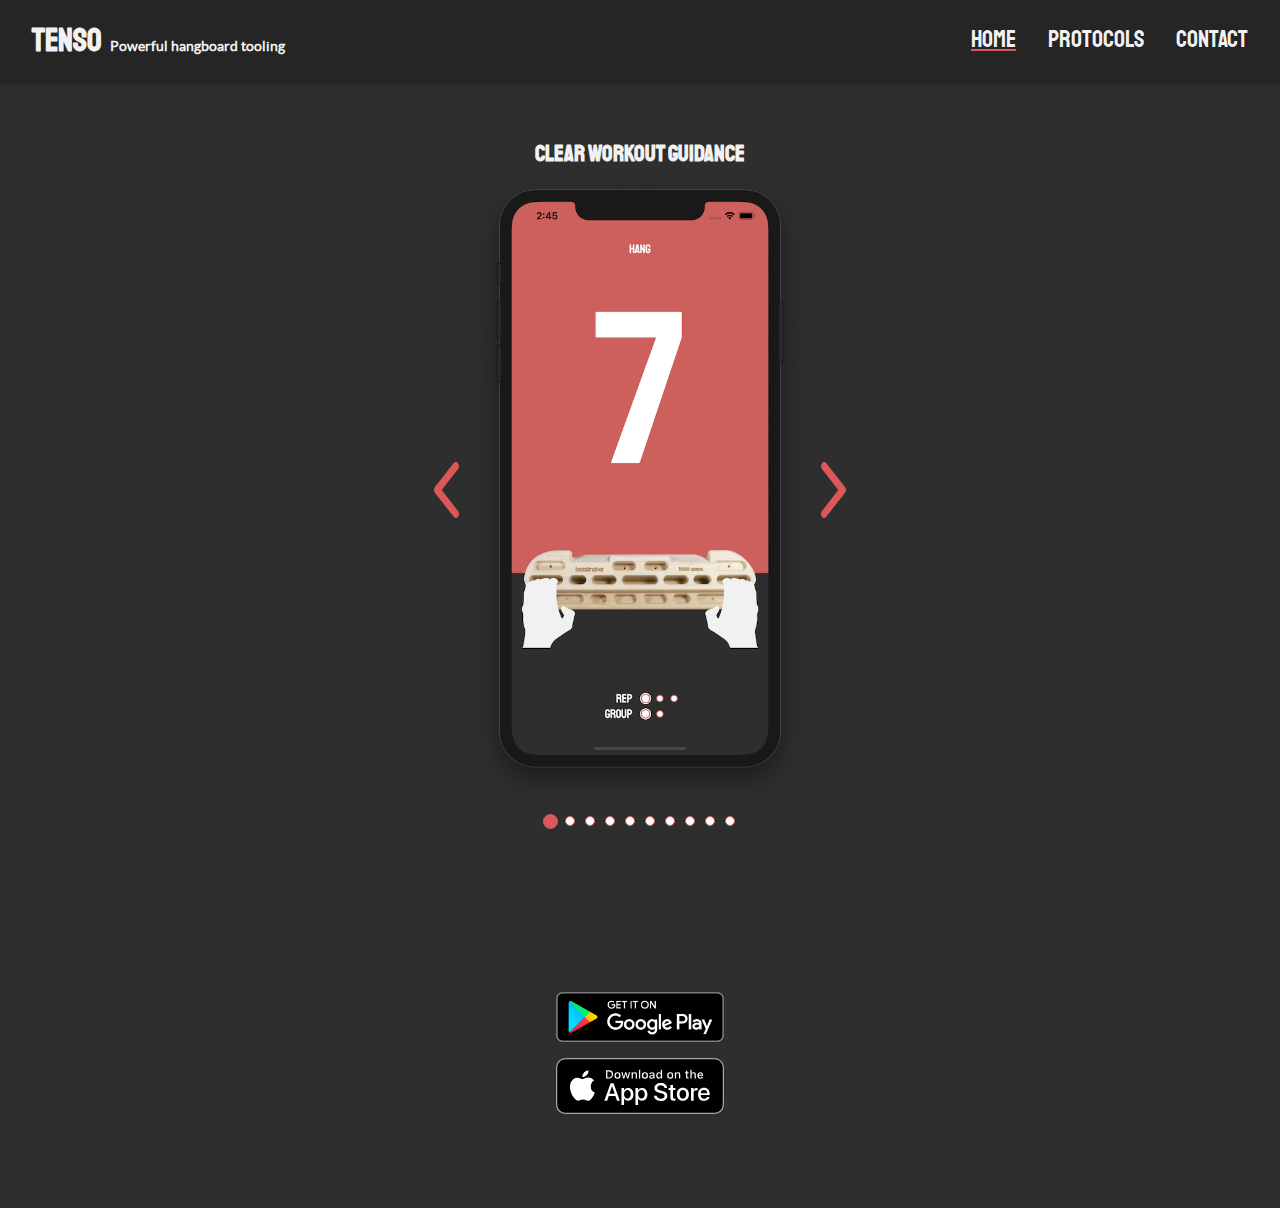
<file: index.html>
<!--
    
    Author:
    https://laurens.codes

    -->

<!DOCTYPE html>
<html lang="en">
  <head>
    <meta charset="utf-8" />
    <meta name="author" content="Laurens Dewaele" />
    <meta name="description" content="Tenso landing page" />
    <meta name="keywords" content="tenso, hangboard, mobile app" />
    <meta name="theme-color" content="" />
    <meta name="color-scheme" content="normal" />
    <meta name="robots" content="index,follow" />
    <title>Tenso</title>
    <meta name="viewport" content="width=device-width, initial-scale=1" />
    <link rel="icon" type="image/png" href="./assets/images/favicon.png" />
    <link href="./assets/styles/style.css" rel="stylesheet" type="text/css" />
    <script
      async
      src="https://www.googletagmanager.com/gtag/js?id=G-YDRMPDMHZZ"
    ></script>
    <script>
      window.dataLayer = window.dataLayer || [];
      function gtag() {
        dataLayer.push(arguments);
      }
      gtag("js", new Date());

      gtag("config", "G-YDRMPDMHZZ");
    </script>
    <script>
      const loadMenuToggle = () => {
        const mobileIconContainer = document.getElementById(
          "mobile-icon-container"
        );
        const hamburgerIcon = document.getElementById("hamburger-icon");
        const closeIcon = document.getElementById("close-icon");
        const mobileMenu = document.getElementById("mobile-menu");
        const toggle = () => {
          hamburgerIcon.classList.toggle("hide");
          closeIcon.classList.toggle("reveal");
          mobileMenu.classList.toggle("open");
        };
        mobileIconContainer.addEventListener("click", toggle);
      };
    </script>
    <script>
      const loadImageTransitions = () => {
        const image = document.getElementById("image");
        const images = {
          1: "./assets/images/screenshots/1.png",
          2: "./assets/images/screenshots/2.png",
          3: "./assets/images/screenshots/3.png",
          4: "./assets/images/screenshots/4.png",
          5: "./assets/images/screenshots/5.png",
          6: "./assets/images/screenshots/6.png",
          7: "./assets/images/screenshots/7.png",
          8: "./assets/images/screenshots/8.png",
          9: "./assets/images/screenshots/9.png",
          10: "./assets/images/screenshots/10.png"
        };
        const header = document.getElementById("header");
        const headers = {
          1: "clear workout guidance",
          2: "multiple board support",
          3: "variable rest timer",
          4: "intuitive grip and hold selection",
          5: "advanced variable entry",
          6: "ability to adjust hung values",
          7: "calendar overview",
          8: "advanced stats",
          9: "proper workout overview",
          10: "create your own board"
        };
        const imageIndicatorRow = document.getElementsByClassName(
          "image-indicator-row"
        )[0];
        const imageIndicatorChecked = document.getElementsByClassName(
          "circle-checked"
        )[0];
        const imageIndicatorUnchecked = document.getElementsByClassName(
          "circle-unchecked"
        )[0];

        const setImageIndicator = no => {
          while (imageIndicatorRow.firstChild) {
            imageIndicatorRow.removeChild(imageIndicatorRow.lastChild);
          }
          for (let imagesKey in images) {
            const uncheckedClone = imageIndicatorUnchecked.cloneNode(true);
            const checkedClone = imageIndicatorChecked.cloneNode(true);

            if (parseInt(imagesKey) === no) {
              const imageIndicatorContainer = document.createElement("div");
              imageIndicatorContainer.className = "image-indicator-container";
              imageIndicatorContainer.appendChild(checkedClone);
              imageIndicatorRow.appendChild(imageIndicatorContainer);
            } else {
              const imageIndicatorContainer = document.createElement("div");
              imageIndicatorContainer.className = "image-indicator-container";
              imageIndicatorContainer.appendChild(uncheckedClone);
              imageIndicatorRow.appendChild(imageIndicatorContainer);
            }
          }
        };

        let currentImage = 1;
        let currentHeader = 1;
        setImageIndicator(1);
        const lastImage = Object.keys(images).length;
        const lastHeader = Object.keys(headers).length;

        const setImage = no => {
          image.src = images[no];
        };

        const setHeader = no => {
          header.innerText = headers[no];
        };

        const previousImage = () => {
          if (currentImage === 1) {
            currentImage = lastImage;
            currentHeader = lastHeader;
          } else {
            currentImage--;
            currentHeader--;
          }
          setImageIndicator(currentImage);
          setImage(currentImage);
          setHeader(currentHeader);
        };

        const nextImage = () => {
          if (currentImage === lastImage) {
            currentImage = 1;
            currentHeader = 1;
          } else {
            currentImage++;
            currentHeader++;
          }
          setImageIndicator(currentImage);
          setImage(currentImage);
          setHeader(currentHeader);
        };

        const leftArrow = document.getElementById("left-arrow");
        const rightArrow = document.getElementById("right-arrow");

        leftArrow.addEventListener("click", previousImage);
        rightArrow.addEventListener("click", nextImage);

        document.addEventListener("touchstart", handleTouchStart, false);
        document.addEventListener("touchmove", handleTouchMove, false);

        let xDown = null;
        let yDown = null;

        function getTouches(evt) {
          return (
            evt.touches || evt.originalEvent.touches // browser API
          ); // jQuery
        }

        function handleTouchStart(evt) {
          const firstTouch = getTouches(evt)[0];
          xDown = firstTouch.clientX;
          yDown = firstTouch.clientY;
        }

        function handleTouchMove(evt) {
          if (!xDown || !yDown) {
            return;
          }

          let xUp = evt.touches[0].clientX;
          let yUp = evt.touches[0].clientY;

          let xDiff = xDown - xUp;
          let yDiff = yDown - yUp;

          if (Math.abs(xDiff) > Math.abs(yDiff)) {
            if (xDiff > 0) {
              previousImage();
            } else {
              nextImage();
            }
          }

          xDown = null;
          yDown = null;
        }

        document.addEventListener("keydown", e => {
          if (e.code === "ArrowLeft") {
            previousImage();
          }

          if (e.code === "ArrowRight") {
            nextImage();
          }
        });

        const imageSources = Object.values(images);
        imageSources.shift();
        imageSources.forEach(src => {
          const preload = new Image();
          preload.src = src;
        });
      };

      const load = () => {
        loadMenuToggle();
        loadImageTransitions();
      };

      window.onload = load;
    </script>
    <style>
      #index-main > * {
        user-select: none;
      }

      #index-main {
        height: 90vh;
      }

      h3 {
        font-family: "Staatliches", cursive;
        color: var(--lightest-gray);
        margin: 0;
        font-size: 1.45rem;
      }

      .description-container {
        display: flex;
        justify-self: center;
        align-items: center;
      }

      .image-container {
        height: 80%;
        display: flex;
        flex-direction: row;
        align-items: center;
        justify-content: center;
      }

      .image-indicator-row {
        display: flex;
        flex-direction: row;
        justify-content: center;
        align-items: center;
      }

      .image-indicator-container {
        height: 15px;
        width: 20px;
        display: flex;
        justify-content: center;
        align-items: center;
      }

      #left-arrow {
        margin-left: 0.5rem;
      }

      img {
        max-width: 100%;
        max-height: 100%;
      }

      #right-arrow {
        margin-right: 0.5rem;
      }

      footer {
        margin-bottom: 10vh;
        margin-top: 10vh;
      }

      #google-play {
        width: 12rem;
      }

      #app-store {
        width: 10.5rem;
      }

      @media only screen and (max-width: 700px) {
        #image {
          max-width: 85%;
        }

        #desktop-nav {
          display: none;
        }

        #mobile-icon-container {
          display: flex;
        }

        #left-arrow,
        #right-arrow {
          height: 2rem;
        }

        h3 {
          font-size: 1.2rem;
        }
      }

      @media only screen and (min-width: 701px) {
        #mobile-nav {
          display: none;
        }

        #mobile-icon-container {
          display: none;
        }
      }
    </style>
  </head>
  <body>
    <div id="mobile-icon-container">
      <svg
        id="hamburger-icon"
        width="20"
        height="20"
        viewBox="0 0 20 20"
        fill="none"
        xmlns="http://www.w3.org/2000/svg"
      >
        <rect width="20" height="2" rx="1" fill="#DC5858" />
        <rect y="9" width="20" height="2" rx="1" fill="#DC5858" />
        <rect y="18" width="20" height="2" rx="1" fill="#DC5858" />
      </svg>
      <svg
        id="close-icon"
        width="20"
        height="20"
        viewBox="0 0 20 20"
        fill="none"
        xmlns="http://www.w3.org/2000/svg"
      >
        <rect
          width="25.9628"
          height="2.16357"
          rx="1.08178"
          transform="matrix(0.704904 0.709303 -0.704904 0.709303 1.69824 0)"
          fill="#DC5858"
        />
        <rect
          width="25.9628"
          height="2.16357"
          rx="1.08178"
          transform="matrix(0.704904 -0.709303 0.704904 0.709302 0 18.4654)"
          fill="#DC5858"
        />
      </svg>
    </div>
    <nav role="navigation" id="mobile-nav">
      <h1><a href="./index.html">Tenso</a></h1>
      <ul id="mobile-menu">
        <li><a href="./index.html" class="nav-underline">home</a></li>
        <li><a href="./protocols.html">protocols</a></li>
        <li>
          <a href="mailto:hello.tenso.app@gmail.com">contact</a>
        </li>
      </ul>
    </nav>
    <nav role="navigation" id="desktop-nav">
      <div class="title-container">
        <h1><a href="./index.html">Tenso</a></h1>
        <h2>Powerful hangboard tooling</h2>
      </div>
      <ul>
        <li><a href="./index.html" class="nav-underline">home</a></li>
        <li><a href="./protocols.html">protocols</a></li>
        <li>
          <a href="mailto:hello.tenso.app@gmail.com">contact</a>
        </li>
      </ul>
    </nav>
    <main id="index-main">
      <div class="description-container">
        <h3 id="header">Clear workout guidance</h3>
      </div>
      <div class="image-container">
        <svg
          id="left-arrow"
          width="25"
          height="56"
          viewBox="0 0 25 56"
          fill="none"
          xmlns="http://www.w3.org/2000/svg"
        >
          <path
            d="M24.0466 6.91953C25.2709 5.39054 25.3179 2.85001 24.1514 1.24511C22.985 -0.35979 21.0468 -0.421325 19.8224 1.10767C19.8224 1.10767 0.928398 25.0683 0.876865 25.1379C-0.330596 26.7937 -0.285436 29.419 0.977733 31.0017L19.8223 54.8877C21.0447 56.4194 22.9829 56.3621 24.1514 54.7597C25.3199 53.1574 25.2762 50.6168 24.0538 49.0851L7.94119 28.3088C7.80135 28.1285 7.80132 27.8764 7.94112 27.696L24.0466 6.91953Z"
            fill="#DC5858"
          />
        </svg>
        <img
          id="image"
          src="./assets/images/screenshots/1.png"
          alt="app screenshot"
        />
        <svg
          id="right-arrow"
          width="25"
          height="56"
          viewBox="0 0 25 56"
          fill="none"
          xmlns="http://www.w3.org/2000/svg"
        >
          <path
            d="M0.953432 49.0805C-0.270941 50.6095 -0.317888 53.15 0.848576 54.7549C2.01504 56.3598 3.9532 56.4213 5.17757 54.8923C5.17757 54.8923 24.0716 30.9317 24.1231 30.8621C25.3306 29.2063 25.2854 26.581 24.0223 24.9983L5.17774 1.1123C3.95532 -0.419373 2.01709 -0.362083 0.848576 1.24026C-0.319935 2.8426 -0.27623 5.38322 0.946192 6.9149L17.0588 27.6912C17.1986 27.8715 17.1987 28.1236 17.0589 28.304L0.953432 49.0805Z"
            fill="#DC5858"
          />
        </svg>
      </div>
      <div class="image-indicator-row">
        <div class="image-indicator-container">
          <img
            class="circle-checked"
            src="assets/images/circle_checked.svg"
            alt="current image indicator"
          />
        </div>
        <div class="image-indicator-container">
          <img
            class="circle-unchecked"
            src="assets/images/circle_unchecked.svg"
            alt="available image indicator"
          />
        </div>
      </div>
    </main>
    <footer>
      <a href="https://play.google.com/store/apps/details?id=tenso.app"
        ><img
          id="google-play"
          src="./assets/images/google_play.png"
          alt="google play icon"
      /></a>
      <a href="https://apps.apple.com/us/app/id1524978466"
        ><img
          id="app-store"
          src="./assets/images/app_store.svg"
          alt="app store icon"
      /></a>
    </footer>
  </body>
</html>
</file>
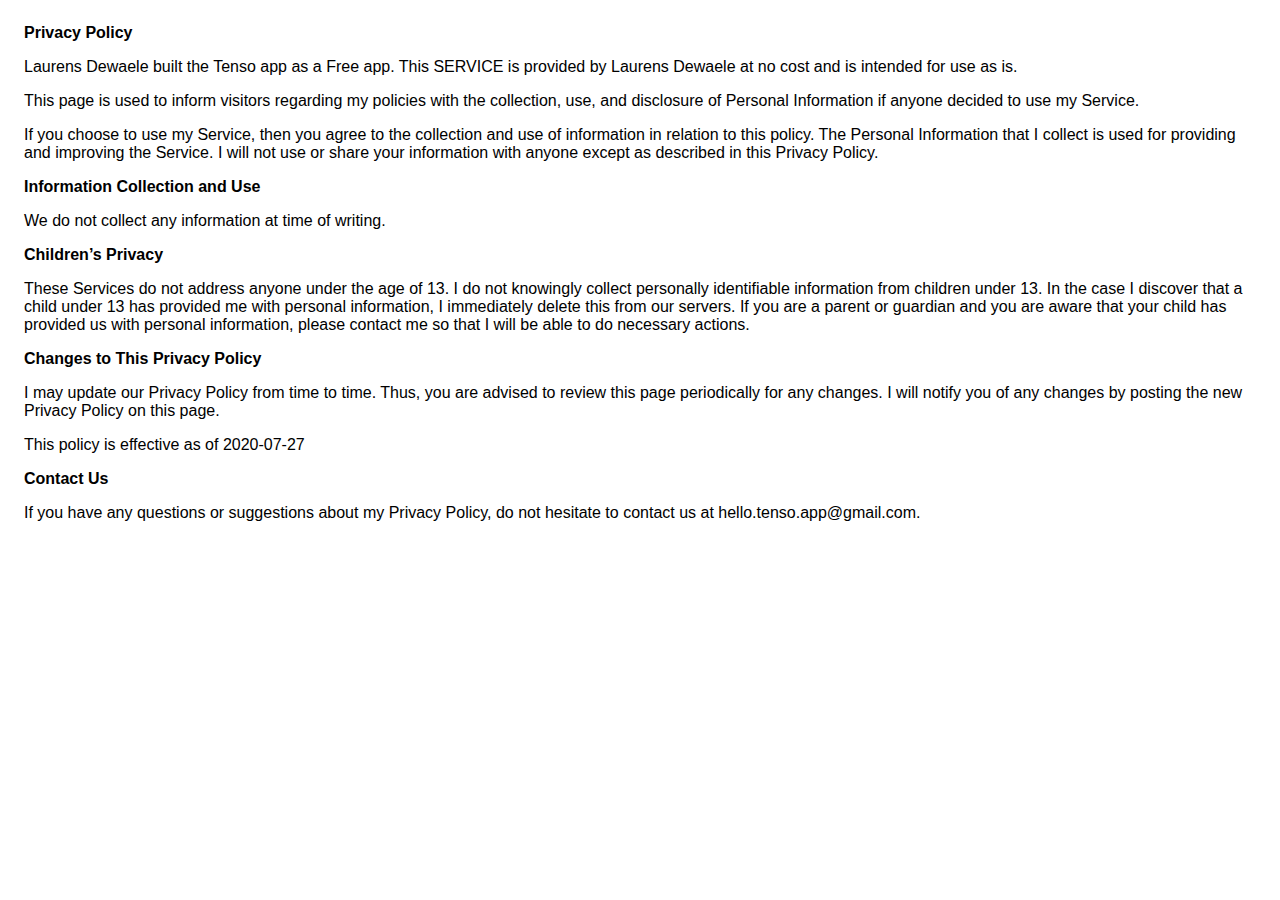
<file: policy.html>
<!--
    
    Author:
    https://laurens.codes

    -->

<!DOCTYPE html>
<html lang="en">
  <head>
    <meta charset="utf-8" />
    <meta name="author" content="Laurens Dewaele" />
    <meta name="description" content="Tenso privacy policy" />
    <meta name="keywords" content="tenso, privacy policy" />
    <!--    TODO: Set theme color-->
    <meta name="theme-color" content="" />
    <meta name="color-scheme" content="normal" />
    <meta name="robots" content="index,follow" />
    <meta name="viewport" content="width=device-width, initial-scale=1" />
    <link rel="icon" type="image/png" href="./assets/images/favicon.png" />
    <title>Tenso Privacy Policy</title>
    <style>
      body {
        font-family: "Helvetica Neue", Helvetica, Arial, sans-serif;
        padding: 1em;
      }
    </style>
  </head>
  <body>
    <strong>Privacy Policy</strong>
    <p>
      Laurens Dewaele built the Tenso app as a Free app. This SERVICE is
      provided by Laurens Dewaele at no cost and is intended for use as is.
    </p>
    <p>
      This page is used to inform visitors regarding my policies with the
      collection, use, and disclosure of Personal Information if anyone decided
      to use my Service.
    </p>
    <p>
      If you choose to use my Service, then you agree to the collection and use
      of information in relation to this policy. The Personal Information that I
      collect is used for providing and improving the Service. I will not use or
      share your information with anyone except as described in this Privacy
      Policy.
    </p>
    <p><strong>Information Collection and Use</strong></p>
    <p>
      We do not collect any information at time of writing.
    </p>
    <p><strong>Children’s Privacy</strong></p>
    <p>
      These Services do not address anyone under the age of 13. I do not
      knowingly collect personally identifiable information from children under
      13. In the case I discover that a child under 13 has provided me with
      personal information, I immediately delete this from our servers. If you
      are a parent or guardian and you are aware that your child has provided us
      with personal information, please contact me so that I will be able to do
      necessary actions.
    </p>
    <p><strong>Changes to This Privacy Policy</strong></p>
    <p>
      I may update our Privacy Policy from time to time. Thus, you are advised
      to review this page periodically for any changes. I will notify you of any
      changes by posting the new Privacy Policy on this page.
    </p>
    <p>This policy is effective as of 2020-07-27</p>
    <p><strong>Contact Us</strong></p>
    <p>
      If you have any questions or suggestions about my Privacy Policy, do not
      hesitate to contact us at hello.tenso.app@gmail.com.
    </p>
  </body>
</html>
</file>
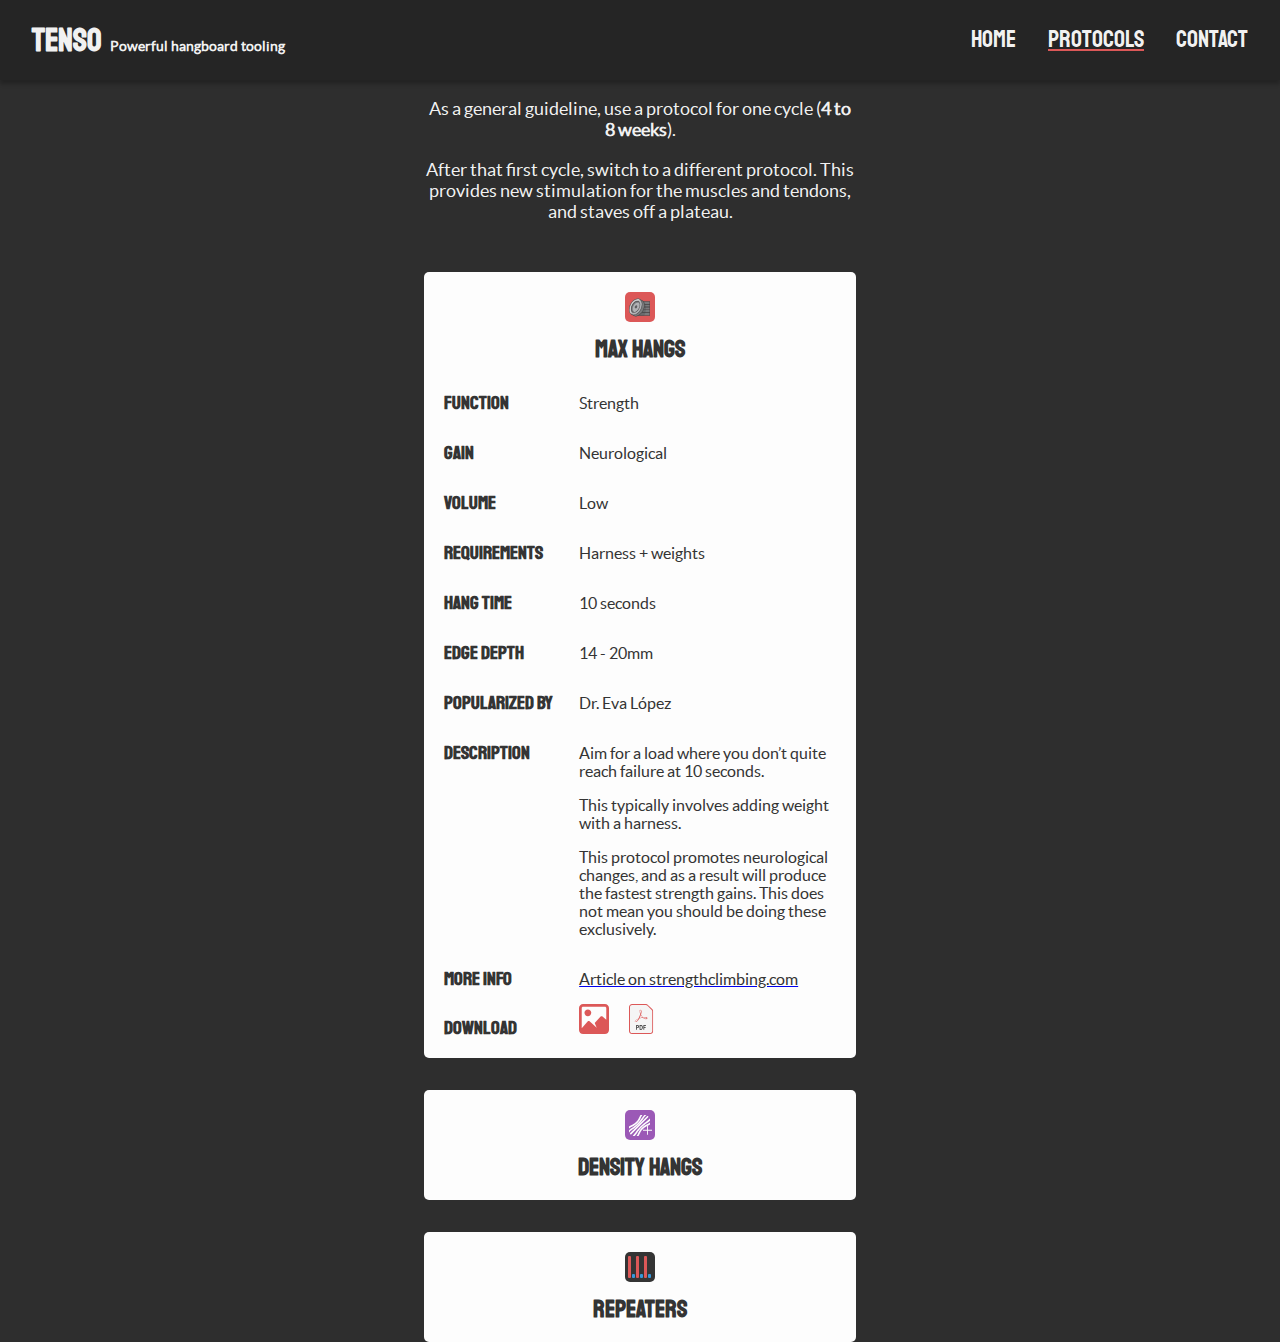
<file: protocols.html>
<!--

    Author:
    https://laurens.codes

    -->

<!DOCTYPE html>
<html lang="en">
  <head>
    <meta charset="utf-8" />
    <meta name="author" content="Laurens Dewaele" />
    <meta name="description" content="Tenso hangboard protocol description" />
    <meta name="keywords" content="tenso, hangboard, protocols, density hangs, max hangs, repeaters, recruitment pulls, velocity pulls" />
    <meta name="theme-color" content="" />
    <meta name="color-scheme" content="normal" />
    <meta name="robots" content="index,follow" />
    <meta name="viewport" content="width=device-width, initial-scale=1" />
    <title>Hangboard protocols</title>
    <link rel="icon" type="image/png" href="./assets/images/favicon.png" />
    <link href="./assets/styles/style.css" rel="stylesheet" type="text/css" />
    <script
      async
      src="https://www.googletagmanager.com/gtag/js?id=G-YDRMPDMHZZ"
    ></script>
    <script>
      window.dataLayer = window.dataLayer || [];
      function gtag() {
        dataLayer.push(arguments);
      }
      gtag("js", new Date());

      gtag("config", "G-YDRMPDMHZZ");
    </script>
    <script>
      const loadMenuToggle = () => {
        const mobileIconContainer = document.getElementById(
          "mobile-icon-container"
        );
        const hamburgerIcon = document.getElementById("hamburger-icon");
        const closeIcon = document.getElementById("close-icon");
        const mobileMenu = document.getElementById("mobile-menu");
        const toggle = () => {
          hamburgerIcon.classList.toggle("hide");
          closeIcon.classList.toggle("reveal");
          mobileMenu.classList.toggle("open");
        };
        mobileIconContainer.addEventListener("click", toggle);
      };

      const loadCardToggle = () => {
        const toggle = card => {
          card.classList.toggle("open");
        };

        const cards = document.getElementsByClassName("card");
        for (const card of cards) {
          card.addEventListener("click", () => toggle(card));
        }
      };

      window.onload = () => {
        loadMenuToggle();
        loadCardToggle();
      };
    </script>
    <style>
      main {
        width: 100%;
        padding-left: 0.4rem;
        padding-right: 0.4rem;
      }

      #main-container {
        width: 100%;
        max-width: 27rem;
        display: flex;
        justify-content: center;
        flex-direction: column;
      }

      .description-container {
        font-family: "latoregular", sans-serif;
        font-size: 1rem;
        color: var(--broken-white);
        text-align: center;
      }

      .card {
        background: var(--background-white);
        border-radius: 5px;
        padding: 1.25rem;
        margin-top: 2rem;
      }

      .card-content {
        margin-top: 1rem;
        display: none;
      }

      .card.open > .card-content {
        display: block;
      }

      .card-top {
        display: flex;
        flex-direction: column;
        align-items: center;
      }

      .card h3 {
        font-family: "Staatliches", cursive;
        font-size: 1.25rem;
        color: var(--black);
        margin: 1rem 0 0;
        padding: 0;
      }

      .row {
        display: flex;
        justify-content: center;
        align-items: baseline;
      }

      .row h4 {
        flex: 10;
        font-family: "Staatliches", cursive;
        font-size: 1rem;
        color: var(--black);
        margin: 0;
        padding: 0;
      }

      .row-content {
        flex: 19;
      }

      .row-content p {
        font-family: "latoregular", sans-serif;
        color: var(--black);
        font-size: 0.85rem;
      }

      .picture-icon {
        margin-right: 1rem;
      }

      @media only screen and (min-width: 460px) {
        .description-container {
          font-size: 1.15rem;
        }

        .card h3 {
          font-size: 1.5rem;
        }

        .row h4 {
          font-size: 1.2rem;
        }

        .row-content p {
          font-size: 1rem;
        }
      }
    </style>
  </head>
  <body>
    <div id="mobile-icon-container">
      <svg
        id="hamburger-icon"
        width="20"
        height="20"
        viewBox="0 0 20 20"
        fill="none"
        xmlns="http://www.w3.org/2000/svg"
      >
        <rect width="20" height="2" rx="1" fill="#DC5858" />
        <rect y="9" width="20" height="2" rx="1" fill="#DC5858" />
        <rect y="18" width="20" height="2" rx="1" fill="#DC5858" />
      </svg>
      <svg
        id="close-icon"
        width="20"
        height="20"
        viewBox="0 0 20 20"
        fill="none"
        xmlns="http://www.w3.org/2000/svg"
      >
        <rect
          width="25.9628"
          height="2.16357"
          rx="1.08178"
          transform="matrix(0.704904 0.709303 -0.704904 0.709303 1.69824 0)"
          fill="#DC5858"
        />
        <rect
          width="25.9628"
          height="2.16357"
          rx="1.08178"
          transform="matrix(0.704904 -0.709303 0.704904 0.709302 0 18.4654)"
          fill="#DC5858"
        />
      </svg>
    </div>
    <nav role="navigation" id="mobile-nav">
      <h1><a href="./index.html">Tenso</a></h1>
      <ul id="mobile-menu">
        <li><a href="./index.html">home</a></li>
        <li><a href="./protocols.html" class="nav-underline">protocols</a></li>
        <li>
          <a href="mailto:hello.tenso.app@gmail.com">contact</a>
        </li>
      </ul>
    </nav>
    <nav role="navigation" id="desktop-nav">
      <div class="title-container">
        <h1><a href="./index.html">Tenso</a></h1>
        <h2>Powerful hangboard tooling</h2>
      </div>
      <ul>
        <li><a href="./index.html">home</a></li>
        <li><a href="./protocols.html" class="nav-underline">protocols</a></li>
        <li>
          <a href="mailto:hello.tenso.app@gmail.com">contact</a>
        </li>
      </ul>
    </nav>
    <main>
      <div id="main-container">
        <div class="description-container">
          <p>
            As a general guideline, use a protocol for one cycle (<b>4 to
            8 weeks</b>).
          </p>
          <p>
            After that first cycle, switch to a different protocol. This
            provides new stimulation for the muscles and tendons,
            and staves off a plateau.
          </p>
        </div>
        <div class="card open">
          <div class="card-top">
            <svg
              width="30"
              height="30"
              viewBox="0 0 30 30"
              fill="none"
              xmlns="http://www.w3.org/2000/svg"
            >
              <rect width="30" height="30" rx="5" fill="#DC5858" />
              <g clip-path="url(#clip0)">
                <path
                  d="M24.7725 20.7096H9.89453V23.5283H24.7725V20.7096Z"
                  fill="#797B7D"
                />
                <path
                  d="M24.7725 17.8857H9.89453V20.7044H24.7725V17.8857Z"
                  fill="#797B7D"
                />
                <path
                  d="M24.7725 15.0667H9.89453V17.8853H24.7725V15.0667Z"
                  fill="#797B7D"
                />
                <path
                  d="M24.7725 12.2482H9.89453V15.0669H24.7725V12.2482Z"
                  fill="#797B7D"
                />
                <path
                  d="M24.7725 9.42432H9.89453V12.243H24.7725V9.42432Z"
                  fill="#797B7D"
                />
                <path
                  d="M19.2382 23.5286H10.1924V9.42432H19.2652C20.2282 11.372 22.3706 16.9769 19.2382 23.5286Z"
                  fill="#6A6B6D"
                />
                <path
                  d="M25.0003 23.7557H9.66797V20.4825H25.0003V23.7557ZM10.1224 23.3012H24.5459V20.9316H10.1224V23.3012Z"
                  fill="#434244"
                />
                <path
                  d="M25.0003 20.9318H9.66797V17.6587H25.0003V20.9318ZM10.1224 20.4828H24.5459V18.1131H10.1224V20.4828Z"
                  fill="#434244"
                />
                <path
                  d="M25.0003 18.1132H9.66797V14.8401H25.0003V18.1132ZM10.1224 17.6588H24.5459V15.2891H10.1224V17.6588Z"
                  fill="#434244"
                />
                <path
                  d="M25.0003 15.2943H9.66797V12.0211H25.0003V15.2943ZM10.1224 14.8398H24.5459V12.4702H10.1224V14.8398Z"
                  fill="#434244"
                />
                <path
                  d="M25.0003 12.4759H9.66797V9.20276H25.0003V12.4759ZM10.1224 12.0215H24.5459V9.6518H10.1224V12.0215Z"
                  fill="#434244"
                />
                <path
                  d="M13.9634 8.35293C11.8697 8.95346 9.67859 10.8632 8.23949 13.6062C6.80039 16.3437 6.47578 19.2328 7.16828 21.2994L6.58398 22.4139L9.12676 23.7502C11.8156 25.1623 15.7812 22.9062 17.9778 18.7188C20.1797 14.5259 19.7848 9.98139 17.0959 8.56934L14.5531 7.23303L13.9634 8.35293Z"
                  fill="#797B7D"
                />
                <path
                  d="M10.8897 24.3938C10.2135 24.3938 9.58588 24.2423 9.02322 23.9448L6.28027 22.5057L6.92408 21.2722C6.22076 19.0702 6.63193 16.1704 8.03857 13.4924C9.44521 10.8143 11.593 8.82881 13.8058 8.15795L14.4496 6.92444L17.1926 8.36354C19.9896 9.82969 20.4278 14.5203 18.1772 18.816C16.4297 22.154 13.5028 24.3938 10.8897 24.3938ZM6.89162 22.3163L9.23422 23.5444C9.73195 23.8041 10.2892 23.9394 10.8897 23.9394C13.3351 23.9394 16.1051 21.797 17.7769 18.605C19.9139 14.5311 19.5568 10.1164 16.9816 8.76389L14.639 7.53579L14.1142 8.53666L14.0222 8.56372C11.8906 9.17506 9.80228 11.0957 8.43893 13.7034C7.07016 16.3111 6.67521 19.1189 7.38394 21.2181L7.41641 21.31L6.89162 22.3163Z"
                  fill="#434244"
                />
                <path
                  d="M14.6394 7.28635C11.8428 5.81905 7.79317 8.02697 5.5943 12.2179C3.39544 16.4088 3.87998 20.9957 6.67657 22.463C9.47315 23.9303 13.5228 21.7223 15.7216 17.5314C17.9205 13.3405 17.436 8.75365 14.6394 7.28635Z"
                  fill="#B1B2B5"
                />
                <path
                  d="M5.62691 21.2887C5.36181 21.2887 5.10212 21.148 4.96687 20.8937C3.77122 18.7134 4.03091 15.3321 5.62691 12.2862C6.67647 10.2844 8.16968 8.66136 9.8306 7.70376C11.5997 6.68665 13.3634 6.54058 14.7917 7.28718C15.1596 7.48194 15.3003 7.9364 15.1109 8.30429C14.9161 8.67218 14.4617 8.81284 14.0938 8.62349C13.1362 8.12034 11.8919 8.26101 10.588 9.00761C9.17056 9.81913 7.88835 11.2312 6.96862 12.9787C5.6215 15.5485 5.35099 18.4375 6.29235 20.1633C6.49253 20.5312 6.35728 20.9857 5.9948 21.1859C5.87577 21.2616 5.75134 21.2887 5.62691 21.2887Z"
                  fill="#CFCECE"
                />
                <path
                  d="M8.0665 20.5426C7.93665 20.5426 7.80681 20.5102 7.68238 20.4453C5.69685 19.4011 5.42093 16.155 7.04939 13.0496C8.67785 9.94415 11.5128 8.32652 13.4929 9.36526C13.8986 9.57626 14.0555 10.0794 13.8445 10.4852C13.6335 10.8909 13.1304 11.0478 12.7246 10.8368C11.7454 10.3229 9.77611 11.4211 8.52095 13.8178C7.26039 16.2145 7.47679 18.4597 8.45603 18.9737C8.86179 19.1847 9.01869 19.6878 8.80769 20.0936C8.6508 20.3803 8.36406 20.5426 8.0665 20.5426Z"
                  fill="#797B7D"
                />
                <path
                  d="M8.93196 20.759C8.4775 20.759 8.05551 20.6562 7.6768 20.4614C5.73996 19.4443 5.48569 16.1008 7.10873 13.0116C8.38553 10.5825 10.4738 8.94861 12.3079 8.94861C12.7623 8.94861 13.1843 9.0514 13.563 9.24617C15.4999 10.2633 15.7542 13.6068 14.1311 16.6959C12.8543 19.1251 10.766 20.759 8.93196 20.759ZM12.3079 9.39765C10.6632 9.39765 8.6885 10.972 7.50908 13.2226C6.00506 16.0954 6.17278 19.163 7.8878 20.0611C8.20158 20.2234 8.55324 20.3099 8.93196 20.3099C10.5766 20.3099 12.5513 18.7356 13.7308 16.485C15.2348 13.6122 15.0671 10.5446 13.3521 9.64652C13.0383 9.4788 12.6866 9.39765 12.3079 9.39765Z"
                  fill="#434244"
                />
                <path
                  d="M11.6268 13.693C11.1929 13.4654 10.5643 13.8085 10.2228 14.4593C9.88127 15.1102 9.95619 15.8224 10.3901 16.0501C10.824 16.2777 11.4526 15.9346 11.7941 15.2838C12.1356 14.6329 12.0607 13.9207 11.6268 13.693Z"
                  fill="#6A6B6D"
                />
                <path
                  d="M10.6847 16.3498C10.544 16.3498 10.4088 16.3174 10.2843 16.2524C9.73249 15.9603 9.61346 15.1271 10.0192 14.3535C10.3222 13.7692 10.8416 13.3959 11.3285 13.3959C11.4691 13.3959 11.6044 13.4283 11.7288 13.4933C12.2807 13.7854 12.3997 14.6186 11.9939 15.3922C11.691 15.9711 11.177 16.3498 10.6847 16.3498ZM11.3339 13.8503C11.0201 13.8503 10.6468 14.1425 10.425 14.5645C10.1491 15.0947 10.1815 15.6844 10.4953 15.8521C10.5494 15.8791 10.6143 15.8954 10.6847 15.8954C10.9985 15.8954 11.3718 15.6032 11.5936 15.1812C11.8695 14.651 11.837 14.0613 11.5232 13.8936C11.4637 13.8666 11.4042 13.8503 11.3339 13.8503Z"
                  fill="#434244"
                />
                <path
                  d="M8.57479 23.1448C7.85524 23.1448 7.17897 22.9825 6.57303 22.6633C3.67319 21.143 3.14299 16.4092 5.39903 12.1135C7.13028 8.81871 10.0788 6.60596 12.746 6.60596C13.4656 6.60596 14.1418 6.76826 14.7478 7.08746C16.1706 7.83406 17.0687 9.35432 17.2797 11.3669C17.4907 13.347 17.0038 15.576 15.9218 17.6373C14.1905 20.9266 11.242 23.1448 8.57479 23.1448ZM12.746 7.055C10.2411 7.055 7.44948 9.17037 5.79938 12.3191C3.66237 16.3983 4.10059 20.8563 6.78403 22.2629C7.32504 22.5443 7.92557 22.6903 8.57479 22.6903C11.0797 22.6903 13.8713 20.575 15.5214 17.4263C16.5656 15.4407 17.0309 13.3037 16.8307 11.4102C16.6359 9.55449 15.819 8.15867 14.5368 7.48781C13.9958 7.20107 13.3952 7.055 12.746 7.055Z"
                  fill="#434244"
                />
              </g>
              <defs>
                <clipPath id="clip0">
                  <rect
                    width="21"
                    height="21"
                    fill="white"
                    transform="translate(4 5)"
                  />
                </clipPath>
              </defs>
            </svg>
            <h3>Max hangs</h3>
          </div>
          <div class="card-content">
            <div class="row">
              <h4>Function</h4>
              <div class="row-content">
                <p>Strength</p>
              </div>
            </div>
            <div class="row">
              <h4>Gain</h4>
              <div class="row-content">
                <p>Neurological</p>
              </div>
            </div>
            <div class="row">
              <h4>Volume</h4>
              <div class="row-content">
                <p>Low</p>
              </div>
            </div>
            <div class="row">
              <h4>Requirements</h4>
              <div class="row-content">
                <p>Harness + weights</p>
              </div>
            </div>
            <div class="row">
              <h4>Hang time</h4>
              <div class="row-content">
                <p>10 seconds</p>
              </div>
            </div>
            <div class="row">
              <h4>Edge depth</h4>
              <div class="row-content">
                <p>14 - 20mm</p>
              </div>
            </div>
            <div class="row">
              <h4>Popularized by</h4>
              <div class="row-content">
                <p>Dr. Eva López</p>
              </div>
            </div>
            <div class="row">
              <h4>Description</h4>
              <div class="row-content">
                <p>
                  Aim for a load where you don’t quite reach failure at 10
                  seconds.
                </p>
                <p>This typically involves adding weight with a harness.</p>
                <p>
                  This protocol promotes neurological changes, and as a result
                  will produce the fastest strength gains. This does not mean
                  you should be doing these exclusively.
                </p>
              </div>
            </div>
            <div class="row">
              <h4>More info</h4>
              <div class="row-content">
                <a
                  onclick="event.stopPropagation();"
                  target="_blank"
                  href="https://strengthclimbing.com/eva-lopez-maxhangs/"
                  ><p>Article on strengthclimbing.com</p></a
                >
              </div>
            </div>
            <div class="row">
              <h4>Download</h4>
              <div class="row-content">
                <a
                  onclick="event.stopPropagation();"
                  class="picture-icon"
                  href="./assets/protocols/max_hangs.png"
                  ><img
                    src="./assets/images/picture_icon.svg"
                    alt="picture icon"
                /></a>
                <a
                  onclick="event.stopPropagation();"
                  href="./assets/protocols/max_hangs.pdf"
                  ><img src="./assets/images/pdf_icon.svg" alt="pdf icon"
                /></a>
              </div>
            </div>
          </div>
        </div>
        <div class="card">
          <div class="card-top">
            <svg
              width="30"
              height="30"
              viewBox="0 0 30 30"
              fill="none"
              xmlns="http://www.w3.org/2000/svg"
            >
              <rect width="30" height="30" rx="5" fill="#9B59B6" />
              <g clip-path="url(#clip0)">
                <path
                  d="M5.79983 24.4057C5.59486 24.4057 5.39033 24.3277 5.23433 24.1713C4.92189 23.8588 4.92189 23.3527 5.23433 23.0407L22.0399 6.23465C22.3524 5.92178 22.859 5.92178 23.171 6.23465C23.4838 6.54709 23.4838 7.05366 23.171 7.36566L6.36533 24.1713C6.20933 24.3277 6.0048 24.4057 5.79983 24.4057Z"
                  fill="#FDFDFD"
                />
                <path
                  d="M2.79929 19.2456C2.59432 19.2456 2.38978 19.1676 2.23335 19.0112C1.92091 18.6987 1.92091 18.1922 2.23335 17.8797C3.66726 16.4458 4.97723 15.8534 6.24387 15.2801C7.66131 14.6388 9.12685 13.9754 11.05 12.0527C12.9727 10.1295 13.6357 8.66397 14.2775 7.24653C14.8508 5.97989 15.4432 4.66992 16.8771 3.23644C17.1899 2.92357 17.6961 2.92401 18.0081 3.23644C18.3209 3.54888 18.3209 4.05545 18.0085 4.36788C16.7809 5.59552 16.2964 6.66673 15.7352 7.90693C15.0674 9.38287 14.3104 11.0555 12.1814 13.185C10.052 15.3139 8.37935 16.071 6.90341 16.7387C5.6632 17.2999 4.59243 17.7844 3.36436 19.012C3.20879 19.168 3.00382 19.2456 2.79929 19.2456Z"
                  fill="#FDFDFD"
                />
                <path
                  d="M11.5567 28.0008C11.3517 28.0008 11.1472 27.9228 10.9912 27.7668C10.6787 27.4544 10.6787 26.9474 10.9912 26.6354C12.2188 25.4077 12.7037 24.3365 13.2649 23.0967C13.9326 21.6208 14.6897 19.9481 16.8187 17.8187C18.9481 15.6897 20.6207 14.9327 22.0967 14.2649C23.3369 13.7038 24.4081 13.2193 25.6357 11.9917C25.9482 11.6792 26.4543 11.6792 26.7668 11.9917C27.0792 12.3041 27.0792 12.8107 26.7668 13.1231C25.3328 14.5566 24.0233 15.1494 22.7562 15.7227C21.3388 16.364 19.8732 17.0274 17.9497 18.9502C16.027 20.8733 15.3635 22.3388 14.7226 23.7558C14.1493 25.0229 13.5569 26.3329 12.123 27.7668C11.9662 27.9232 11.7612 28.0008 11.5567 28.0008Z"
                  fill="#FDFDFD"
                />
                <path
                  d="M3.7969 22.4053C3.59193 22.4053 3.3874 22.3268 3.2314 22.1708C2.91896 21.8584 2.91896 21.3514 3.2314 21.0394C4.81134 19.4595 6.01558 18.6348 7.29088 17.7621C8.72783 16.778 10.2137 15.7609 12.4861 13.4885C14.759 11.2157 15.7765 9.72978 16.7601 8.2924C17.6333 7.0171 18.4575 5.81286 20.0375 4.23335C20.3499 3.92091 20.8565 3.92091 21.1685 4.23335C21.4809 4.54578 21.4809 5.05235 21.1685 5.36436C19.6938 6.839 18.9099 7.98387 18.0801 9.19591C17.1029 10.6233 15.9949 12.2418 13.6172 14.6195C11.2399 16.9973 9.6218 18.1049 8.19439 19.0825C6.98235 19.9123 5.83704 20.6962 4.3624 22.1713C4.2064 22.3273 4.00187 22.4053 3.7969 22.4053Z"
                  fill="#FDFDFD"
                />
                <path
                  d="M8.39651 27.0042C8.19154 27.0042 7.98701 26.9262 7.83101 26.7698C7.51857 26.4573 7.51857 25.9512 7.83101 25.6392C9.30565 24.1641 10.0896 23.0188 10.9194 21.8068C11.8966 20.3794 13.0046 18.7617 15.3823 16.384C17.7596 14.0063 19.3781 12.8983 20.8055 11.9211C22.0176 11.0913 23.1624 10.3074 24.6371 8.83271C24.9499 8.52028 25.4561 8.52028 25.7681 8.83271C26.0809 9.14515 26.0809 9.65172 25.7685 9.96415C24.1886 11.5441 22.9843 12.3683 21.7095 13.2415C20.2725 14.2256 18.7862 15.243 16.5138 17.5155C14.2409 19.7883 13.2239 21.2738 12.2398 22.7107C11.3666 23.986 10.5424 25.1907 8.96245 26.7698C8.80601 26.9262 8.60104 27.0042 8.39651 27.0042Z"
                  fill="#FDFDFD"
                />
              </g>
              <path
                fill-rule="evenodd"
                clip-rule="evenodd"
                d="M22.95 15.9175H22.05V19.8707H18V20.7492H22.05V24.7024H22.95V20.7492H27V19.8707H22.95V15.9175Z"
                fill="#FDFDFD"
              />
              <defs>
                <clipPath id="clip0">
                  <rect
                    width="25"
                    height="25"
                    fill="white"
                    transform="translate(2 3)"
                  />
                </clipPath>
              </defs>
            </svg>
            <h3>Density hangs</h3>
          </div>
          <div class="card-content">
            <div class="row">
              <h4>Function</h4>
              <div class="row-content">
                <p>Strength endurance</p>
              </div>
            </div>
            <div class="row">
              <h4>Gain</h4>
              <div class="row-content">
                <p>Structural</p>
              </div>
            </div>
            <div class="row">
              <h4>Volume</h4>
              <div class="row-content">
                <p>High</p>
              </div>
            </div>
            <div class="row">
              <h4>Requirements</h4>
              <div class="row-content">
                <p>None</p>
              </div>
            </div>
            <div class="row">
              <h4>Hang time</h4>
              <div class="row-content">
                <p>20 to 40 seconds</p>
              </div>
            </div>
            <div class="row">
              <h4>Popularized by</h4>
              <div class="row-content">
                <p>Dr. Tyler Nelson</p>
              </div>
            </div>
            <div class="row">
              <h4>Description</h4>
              <div class="row-content">
                <p>
                  Find an edge depth where you can hold a hang between 20 to 40
                  seconds. The goal here is to hang until muscular failure.
                </p>
                <p>
                  This protocol is perfect for beginners. It does not require
                  additional weight, nor a pulley system to reduce weight.
                </p>
                <p>
                  This protocol with its longer hang times and reduced
                  intensity, is focused on tendon health and hypertrophy.
                </p>
              </div>
            </div>
            <div class="row">
              <h4>More info</h4>
              <div class="row-content">
                <a
                  onclick="event.stopPropagation();"
                  target="_blank"
                  href="https://www.trainingbeta.com/the-simplest-finger-training-program/"
                  ><p>Article on trainingbeta.com</p></a
                >
              </div>
            </div>
            <div class="row">
              <h4>Download</h4>
              <div class="row-content">
                <a
                  onclick="event.stopPropagation();"
                  class="picture-icon"
                  href="./assets/protocols/density.png"
                  ><img
                    src="./assets/images/picture_icon.svg"
                    alt="picture icon"
                /></a>
                <a
                  onclick="event.stopPropagation();"
                  href="./assets/protocols/density.pdf"
                  ><img src="./assets/images/pdf_icon.svg" alt="pdf icon"
                /></a>
              </div>
            </div>
          </div>
        </div>
        <div class="card">
          <div class="card-top">
            <svg
              width="30"
              height="30"
              viewBox="0 0 30 30"
              fill="none"
              xmlns="http://www.w3.org/2000/svg"
            >
              <rect width="30" height="30" rx="5" fill="#343434" />
              <rect x="3" y="4" width="3" height="22" rx="1" fill="#DC5858" />
              <rect x="11" y="4" width="3" height="22" rx="1" fill="#DC5858" />
              <rect x="19" y="4" width="3" height="22" rx="1" fill="#DC5858" />
              <rect x="7" y="22" width="3" height="4" rx="1" fill="#3498DB" />
              <rect x="15" y="22" width="3" height="4" rx="1" fill="#3498DB" />
              <rect x="23" y="22" width="3" height="4" rx="1" fill="#3498DB" />
            </svg>
            <h3>Repeaters</h3>
          </div>
          <div class="card-content">
            <div class="row">
              <h4>Function</h4>
              <div class="row-content">
                <p>Endurance or strength endurance</p>
              </div>
            </div>
            <div class="row">
              <h4>Gain</h4>
              <div class="row-content">
                <p>Structural</p>
              </div>
            </div>
            <div class="row">
              <h4>Volume</h4>
              <div class="row-content">
                <p>High</p>
              </div>
            </div>
            <div class="row">
              <h4>Requirements</h4>
              <div class="row-content">
                <p>Weights + pulley system</p>
              </div>
            </div>
            <div class="row">
              <h4>Hang time</h4>
              <div class="row-content">
                <p>7 seconds, followed by a 3s rest</p>
              </div>
            </div>
            <div class="row">
              <h4>Popularized by</h4>
              <div class="row-content">
                <p>Dr. Michael Anderson, Mark Anderson</p>
              </div>
            </div>
            <div class="row">
              <h4>Description</h4>
              <div class="row-content">
                <p>
                  This protocol was developed to try to mimic climbing as
                  closely as possible.
                </p>
                <p>
                  For endurance, aim for a low intensity load. You should not
                  get pumped at all.
                </p>
                <p>
                  For strength endurance aim for a high intensity load. You
                  should aim to get really pumped on the last set.
                </p>
                <p>Adjust the load accordingly. </p>
                <p>
                  To help you find the correct
                  load, you can do a testing session where you find the maximum
                  load you can hang for 7 seconds.
                </p>
                <p>For endurance, aim for 40% of your max load.</p>
                <p>For power endurance, aim for 60 - 80% of your max load.</p>
                <p>Example:</p>
                <p>I weigh 70kg and can hang an extra 30kg for 7s.</p>
                <p>Total load = 100kg.</p>
                <p>40%: remove 30kg with pulley system</p>
                <p>80%: add 10 kg with harness</p>
              </div>
            </div>
            <div class="row">
              <h4>More info</h4>
              <div class="row-content">
                <a
                  onclick="event.stopPropagation();"
                  target="_blank"
                  href="https://strengthclimbing.com/hangboard-repeaters/"
                  ><p>Article on strengthclimbing.com</p></a
                >
              </div>
            </div>
            <div class="row">
              <h4>Download</h4>
              <div class="row-content">
                <a
                  onclick="event.stopPropagation();"
                  class="picture-icon"
                  href="./assets/protocols/repeaters.png"
                  ><img
                    src="./assets/images/picture_icon.svg"
                    alt="picture icon"
                /></a>
                <a
                  onclick="event.stopPropagation();"
                  href="./assets/protocols/repeaters.pdf"
                  ><img src="./assets/images/pdf_icon.svg" alt="pdf icon"
                /></a>
              </div>
            </div>
          </div>
        </div>
      </div>
    </main>
  </body>
</html>
</file>
<file: assets/styles/style.css>
@font-face {
  font-family: "Staatliches";
  font-weight: normal;
  font-style: normal;
  src: url([data-uri])
      format("woff2"),
    url([data-uri])
      format("woff");
}

@font-face {
  font-family: "latoregular";
  src: url([data-uri])
      format("woff2"),
    url([data-uri])
      format("woff");
  font-weight: normal;
  font-style: normal;
}

:root {
  --background-black: #2e2e2e;
  --background-white: #fdfdfd;
  --nav-background: #252525;
  --primary: #dc5858;
  --black: #343434;
  --lightest-gray: #f1f1f1;
  --light-gray: #d6d6d6;
  --broken-white: rgba(255, 255, 255, 0.95);
  --box-shadow: rgba(0, 0, 0, 0.25);
}

@-moz-document url-prefix() {
  body {
    font-weight: lighter !important;
  }
}

html {
  box-sizing: border-box;
  -moz-osx-font-smoothing: grayscale;
  -webkit-font-smoothing: antialiased;
  font-weight: 400;
}

*,
*:before,
*:after {
  box-sizing: inherit;
}

body {
  margin: 0;
  padding: 0;
  background-color: var(--background-black);
  display: flex;
  flex-direction: column;
  min-height: 100vh;
}

body > * {
  display: flex;
  justify-content: center;
  align-items: center;
  flex-direction: column;
}

nav {
  box-shadow: 0 4px 4px var(--box-shadow);
  background-color: var(--nav-background);
  display: flex;
}

#desktop-nav {
  height: 5rem;
  flex-direction: row;
  justify-content: space-between;
  align-items: center;
  padding-left: 2rem;
  padding-right: 2rem;
}

#mobile-nav {
  min-height: 3.6rem;
  flex-direction: column;
  justify-content: center;
  align-items: center;
}

#mobile-icon-container {
  height: 3.6rem;
  display: flex;
  justify-content: center;
  align-items: center;
  position: absolute;
  right: 0;
  padding-left: 1rem;
  padding-right: 1rem;
}

nav a {
  font-family: "Staatliches", cursive;
  color: var(--broken-white);
  outline: none;
  text-decoration: none;
}

#desktop-nav .title-container {
  display: flex;
  justify-content: center;
  align-items: baseline;
  flex-direction: row;
}

nav h1 {
  margin: 0;
  padding: 0;
  font-size: 2rem;
}

#mobile-nav h1 {
  height: 3.6rem;
  display: flex;
  justify-content: center;
  align-items: center;
}

#desktop-nav h2 {
  padding: 0;
  font-family: "latoregular", sans-serif;
  color: var(--broken-white);
  font-size: 0.9rem;
  margin: 0 0 0 0.5rem;
}

nav ul {
  list-style-type: none;
  margin: 0;
  padding: 0;
  display: flex;
}

nav > ul a {
  font-size: 1.5rem;
}

#mobile-nav ul a {
  font-size: 1.4rem;
}

#desktop-nav ul {
  flex-direction: row;
}

#desktop-nav > ul > li:not(:last-child) {
  margin-right: 2rem;
}

#mobile-menu {
  width: 100%;
  flex-direction: column;
  justify-content: center;
  align-items: center;
  margin-bottom: 0.5rem;
}

#mobile-menu {
  display: none;
}

#mobile-menu.open {
  display: flex;
}

#hamburger-icon {
  display: block;
}

#hamburger-icon.hide {
  display: none;
}

#close-icon {
  display: none;
}

#close-icon.reveal {
  display: block;
}

.nav-underline {
  text-decoration: underline;
  text-decoration-color: var(--primary);
  text-underline-offset: 0.1rem;
}

@media only screen and (max-width: 700px) {
  #desktop-nav {
    display: none;
  }

  #mobile-icon-container {
    display: flex;
  }
}

@media only screen and (min-width: 701px) {
  #mobile-nav {
    display: none;
  }

  #mobile-icon-container {
    display: none;
  }
}
</file>
